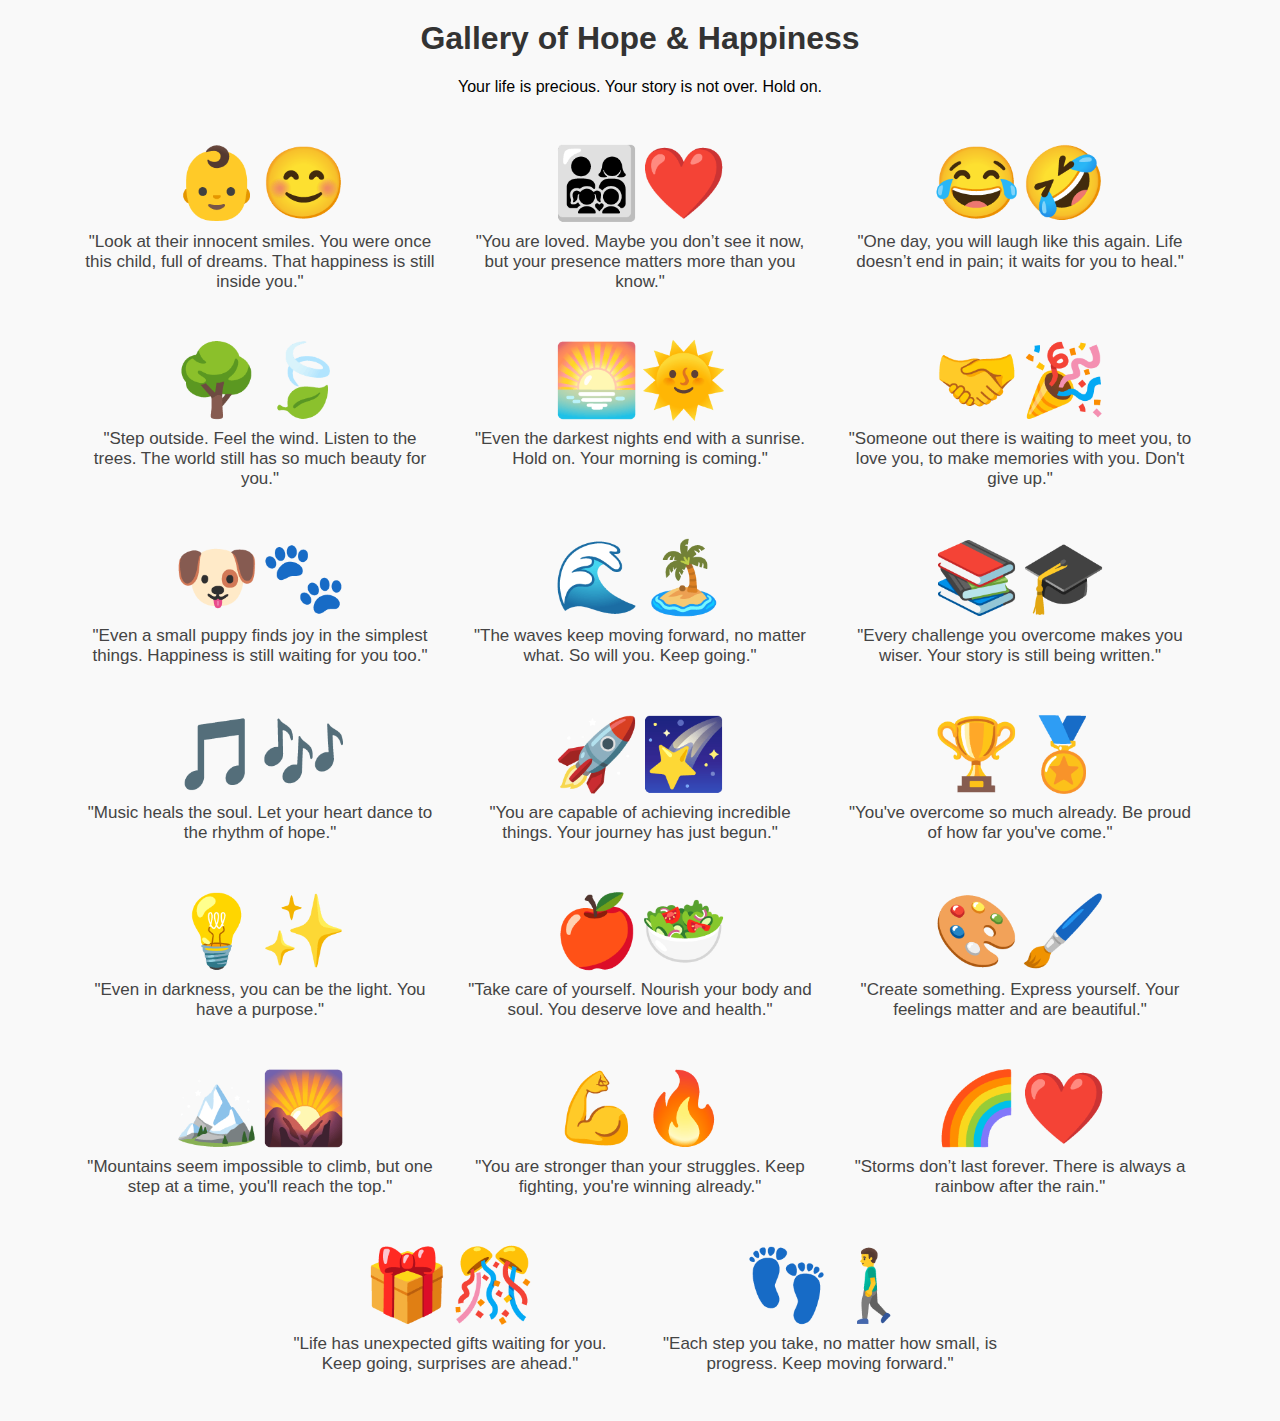
<file: photos.html>
<!DOCTYPE html>
<html>
<head>
    <title>Gallery of Hope & Happiness</title>
    <style>
        body {
            font-family: Arial, sans-serif;
            background-color: #f9f9f9;
            text-align: center;
            margin: 0;
            padding: 0;
        }

        h1 {
            color: #333;
            margin-top: 20px;
        }

        .gallery {
            display: flex;
            flex-wrap: wrap;
            justify-content: center;
            padding: 15px;
        }

        .gallery-item {
            margin: 15px;
            width: 350px;
        }

        .emoji {
            font-size: 70px;
        }

        .description {
            font-size: 17px;
            color: #444;
            margin-top: 8px;
        }
    </style>
</head>
<body>
    <h1>Gallery of Hope & Happiness</h1>
    <p>Your life is precious. Your story is not over. Hold on.</p>

    <div class="gallery">
        <div class="gallery-item">
            <div class="emoji">👶😊</div>
            <p class="description">"Look at their innocent smiles. You were once this child, full of dreams. That happiness is still inside you."</p>
        </div>
        <div class="gallery-item">
            <div class="emoji">👨‍👩‍👧‍👦❤️</div>
            <p class="description">"You are loved. Maybe you don’t see it now, but your presence matters more than you know."</p>
        </div>
        <div class="gallery-item">
            <div class="emoji">😂🤣</div>
            <p class="description">"One day, you will laugh like this again. Life doesn’t end in pain; it waits for you to heal."</p>
        </div>
        <div class="gallery-item">
            <div class="emoji">🌳🍃</div>
            <p class="description">"Step outside. Feel the wind. Listen to the trees. The world still has so much beauty for you."</p>
        </div>
        <div class="gallery-item">
            <div class="emoji">🌅🌞</div>
            <p class="description">"Even the darkest nights end with a sunrise. Hold on. Your morning is coming."</p>
        </div>
        <div class="gallery-item">
            <div class="emoji">🤝🎉</div>
            <p class="description">"Someone out there is waiting to meet you, to love you, to make memories with you. Don't give up."</p>
        </div>
        <div class="gallery-item">
            <div class="emoji">🐶🐾</div>
            <p class="description">"Even a small puppy finds joy in the simplest things. Happiness is still waiting for you too."</p>
        </div>
        <div class="gallery-item">
            <div class="emoji">🌊🏝️</div>
            <p class="description">"The waves keep moving forward, no matter what. So will you. Keep going."</p>
        </div>
        <div class="gallery-item">
            <div class="emoji">📚🎓</div>
            <p class="description">"Every challenge you overcome makes you wiser. Your story is still being written."</p>
        </div>
        <div class="gallery-item">
            <div class="emoji">🎵🎶</div>
            <p class="description">"Music heals the soul. Let your heart dance to the rhythm of hope."</p>
        </div>
        <div class="gallery-item">
            <div class="emoji">🚀🌠</div>
            <p class="description">"You are capable of achieving incredible things. Your journey has just begun."</p>
        </div>
        <div class="gallery-item">
            <div class="emoji">🏆🏅</div>
            <p class="description">"You've overcome so much already. Be proud of how far you've come."</p>
        </div>
        <div class="gallery-item">
            <div class="emoji">💡✨</div>
            <p class="description">"Even in darkness, you can be the light. You have a purpose."</p>
        </div>
        <div class="gallery-item">
            <div class="emoji">🍎🥗</div>
            <p class="description">"Take care of yourself. Nourish your body and soul. You deserve love and health."</p>
        </div>
        <div class="gallery-item">
            <div class="emoji">🎨🖌️</div>
            <p class="description">"Create something. Express yourself. Your feelings matter and are beautiful."</p>
        </div>
        <div class="gallery-item">
            <div class="emoji">🏔️🌄</div>
            <p class="description">"Mountains seem impossible to climb, but one step at a time, you'll reach the top."</p>
        </div>
        <div class="gallery-item">
            <div class="emoji">💪🔥</div>
            <p class="description">"You are stronger than your struggles. Keep fighting, you're winning already."</p>
        </div>
        <div class="gallery-item">
            <div class="emoji">🌈❤️</div>
            <p class="description">"Storms don’t last forever. There is always a rainbow after the rain."</p>
        </div>
        <div class="gallery-item">
            <div class="emoji">🎁🎊</div>
            <p class="description">"Life has unexpected gifts waiting for you. Keep going, surprises are ahead."</p>
        </div>
        <div class="gallery-item">
            <div class="emoji">👣🚶‍♂️</div>
            <p class="description">"Each step you take, no matter how small, is progress. Keep moving forward."</p>
        </div>
    </div>
</body>
</html>
</file>
